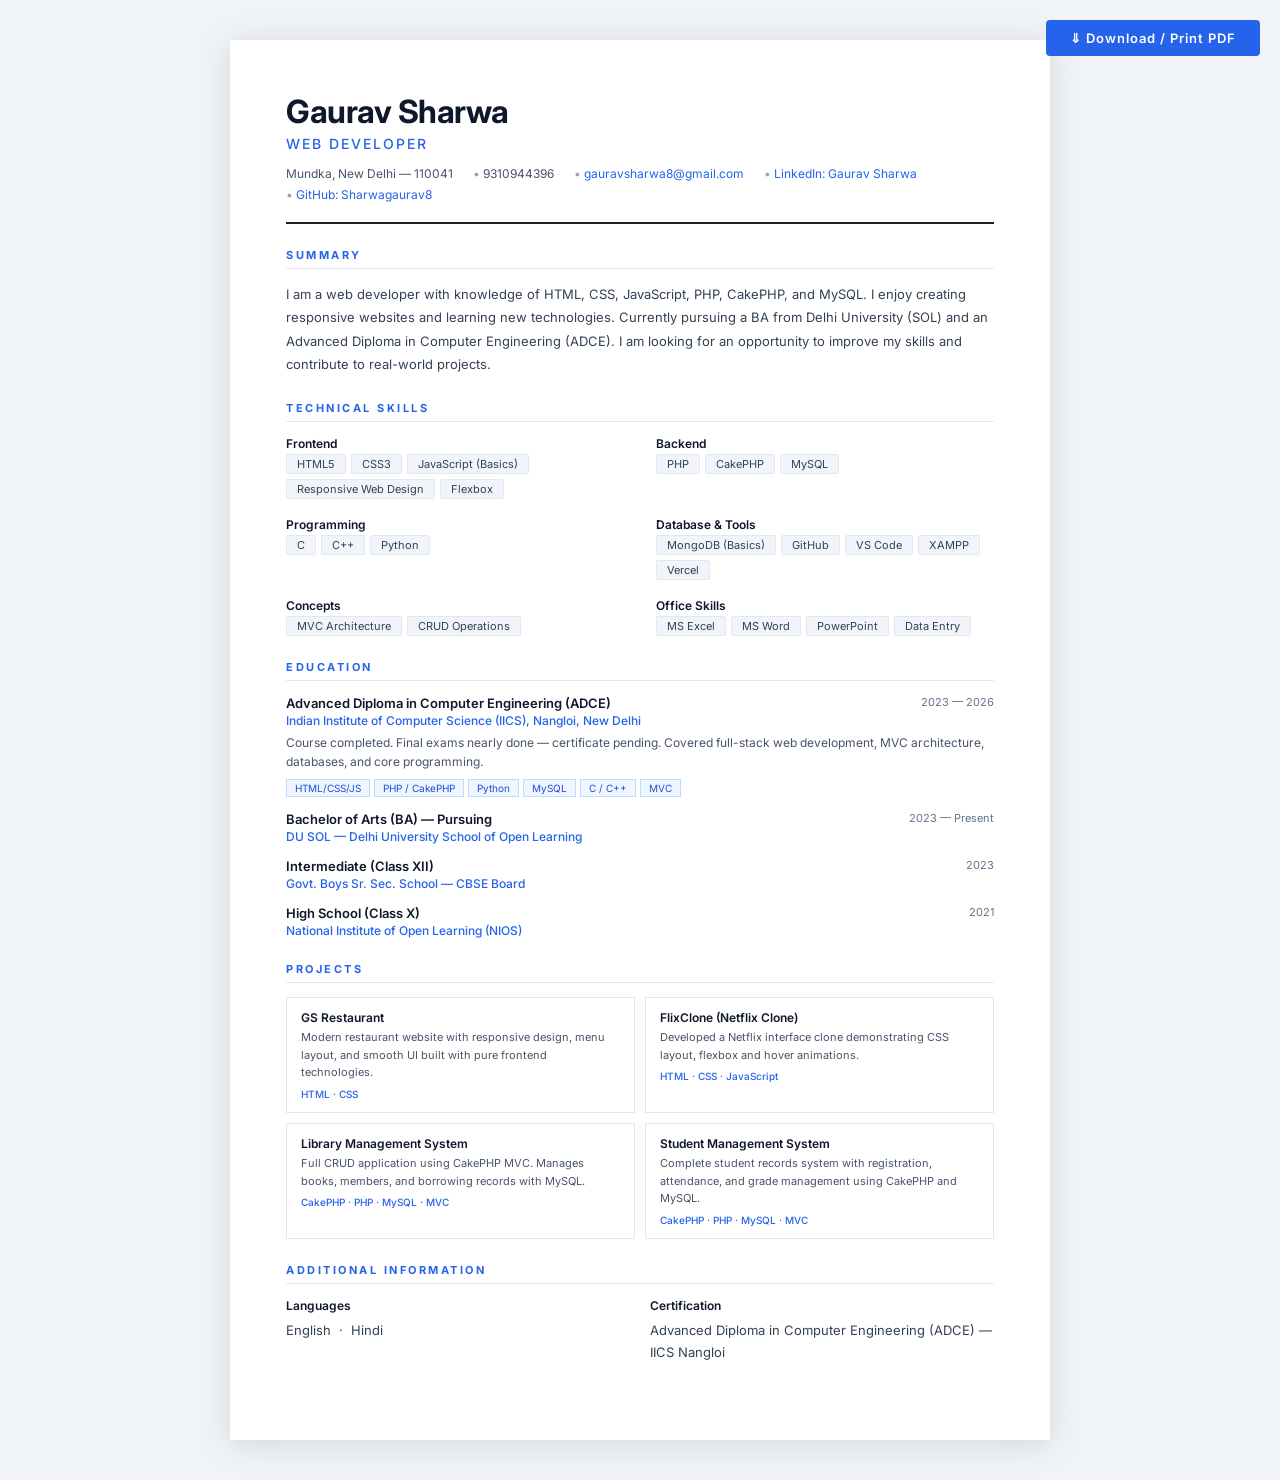
<file: PORTFOLIO/GauravSharwa_Resume.html>
<!DOCTYPE html>
<html lang="en">
<head>
<meta charset="UTF-8"/>
<meta name="viewport" content="width=device-width, initial-scale=1.0"/>
<title>Gaurav Sharwa — Resume</title>
<link href="https://fonts.googleapis.com/css2?family=Inter:wght@300;400;500;600;700&display=swap" rel="stylesheet"/>
<style>
  * { box-sizing: border-box; margin: 0; padding: 0; }
  body { font-family: 'Inter', sans-serif; background: #f0f4f8; color: #1a202c; }

  .print-btn {
    position: fixed; top: 20px; right: 20px;
    background: #2563eb; color: #fff;
    border: none; padding: 10px 24px;
    font-family: 'Inter', sans-serif;
    font-size: 13px; font-weight: 600;
    letter-spacing: 1px; cursor: pointer;
    border-radius: 4px; z-index: 999;
    transition: background .2s;
  }
  .print-btn:hover { background: #1d4ed8; }

  .resume {
    max-width: 820px; margin: 40px auto;
    background: #fff;
    box-shadow: 0 4px 32px rgba(0,0,0,.12);
    padding: 52px 56px;
  }

  /* HEADER */
  .r-header { border-bottom: 2px solid #1a202c; padding-bottom: 20px; margin-bottom: 24px; }
  .r-name { font-size: 32px; font-weight: 700; color: #0f172a; letter-spacing: -.5px; }
  .r-role { font-size: 14px; font-weight: 500; color: #2563eb; letter-spacing: 2px; text-transform: uppercase; margin-top: 4px; margin-bottom: 14px; }
  .r-contact { display: flex; flex-wrap: wrap; gap: 6px 20px; font-size: 12px; color: #475569; }
  .r-contact a { color: #2563eb; text-decoration: none; }
  .r-contact a:hover { text-decoration: underline; }
  .r-contact span::before { content: '• '; color: #94a3b8; }
  .r-contact span:first-child::before { content: ''; }

  /* SECTIONS */
  .r-section { margin-bottom: 24px; }
  .r-section-title {
    font-size: 11px; font-weight: 700; letter-spacing: 2.5px;
    text-transform: uppercase; color: #2563eb;
    border-bottom: 1px solid #e2e8f0; padding-bottom: 6px;
    margin-bottom: 14px;
  }
  .r-body { font-size: 13px; line-height: 1.75; color: #334155; }

  /* SKILLS GRID */
  .skills-row { display: grid; grid-template-columns: 1fr 1fr; gap: 10px 32px; }
  .skill-group-label { font-weight: 600; color: #0f172a; font-size: 12px; margin-bottom: 3px; }
  .skill-tags { display: flex; flex-wrap: wrap; gap: 5px; }
  .skill-tag {
    background: #f1f5f9; border: 1px solid #e2e8f0;
    color: #334155; font-size: 11px; padding: 2px 10px;
    border-radius: 2px;
  }

  /* EDU / EXPERIENCE ITEMS */
  .r-item { margin-bottom: 14px; }
  .r-item-header { display: flex; justify-content: space-between; align-items: flex-start; }
  .r-item-title { font-weight: 600; font-size: 13px; color: #0f172a; }
  .r-item-date { font-size: 11px; color: #64748b; white-space: nowrap; margin-left: 12px; }
  .r-item-sub { font-size: 12px; color: #2563eb; margin-top: 2px; font-weight: 500; }
  .r-item-desc { font-size: 12px; color: #475569; margin-top: 5px; line-height: 1.65; }
  .r-item-tags { display: flex; flex-wrap: wrap; gap: 4px; margin-top: 7px; }
  .r-item-tag { background: #eff6ff; border: 1px solid #bfdbfe; color: #1d4ed8; font-size: 10px; padding: 2px 8px; }

  /* PROJECTS */
  .proj-grid { display: grid; grid-template-columns: 1fr 1fr; gap: 10px; }
  .proj-card { border: 1px solid #e2e8f0; padding: 12px 14px; }
  .proj-title { font-weight: 600; font-size: 12px; color: #0f172a; margin-bottom: 4px; }
  .proj-desc { font-size: 11px; color: #475569; line-height: 1.6; margin-bottom: 6px; }
  .proj-tech { font-size: 10px; color: #2563eb; font-weight: 500; }

  /* SUMMARY */
  .r-summary { font-size: 13px; line-height: 1.8; color: #334155; }

  /* TWO-COL */
  .two-col { display: grid; grid-template-columns: 1fr 1fr; gap: 20px; }

  /* PRINT */
  @media print {
    body { background: #fff; }
    .print-btn { display: none; }
    .resume { margin: 0; box-shadow: none; padding: 32px 40px; }
    @page { margin: 0; size: A4; }
  }
  @media (max-width: 600px) {
    .resume { padding: 28px 20px; margin: 0; }
    .skills-row, .proj-grid, .two-col { grid-template-columns: 1fr; }
    .r-name { font-size: 24px; }
    .print-btn { top: 10px; right: 10px; padding: 8px 16px; font-size: 12px; }
  }
</style>
</head>
<body>

<button class="print-btn" onclick="window.print()">&#8659; Download / Print PDF</button>

<div class="resume">

  <!-- HEADER -->
  <div class="r-header">
    <div class="r-name">Gaurav Sharwa</div>
    <div class="r-role">Web Developer</div>
    <div class="r-contact">
      <span>Mundka, New Delhi — 110041</span>
      <span>9310944396</span>
      <span><a href="mailto:gauravsharwa8@gmail.com">gauravsharwa8@gmail.com</a></span>
      <span><a href="https://www.linkedin.com/in/gaurav-sharwa-a575862b4/" target="_blank">LinkedIn: Gaurav Sharwa</a></span>
      <span><a href="https://github.com/Sharwagaurav8" target="_blank">GitHub: Sharwagaurav8</a></span>
    </div>
  </div>

  <!-- SUMMARY -->
  <div class="r-section">
    <div class="r-section-title">Summary</div>
    <div class="r-summary">
      I am a web developer with knowledge of HTML, CSS, JavaScript, PHP, CakePHP, and MySQL. I enjoy creating responsive websites and learning new technologies. Currently pursuing a BA from Delhi University (SOL) and an Advanced Diploma in Computer Engineering (ADCE). I am looking for an opportunity to improve my skills and contribute to real-world projects.
    </div>
  </div>

  <!-- SKILLS -->
  <div class="r-section">
      <div class="r-section-title">Technical Skills</div>

      <div class="skills-row">

          <div>
              <div class="skill-group-label">Frontend</div>
              <div class="skill-tags">
                  <span class="skill-tag">HTML5</span>
                  <span class="skill-tag">CSS3</span>
                  <span class="skill-tag">JavaScript (Basics)</span>
                  <span class="skill-tag">Responsive Web Design</span>
                  <span class="skill-tag">Flexbox</span>
              </div>
          </div>

          <div>
              <div class="skill-group-label">Backend</div>
              <div class="skill-tags">
                  <span class="skill-tag">PHP</span>
                  <span class="skill-tag">CakePHP</span>
                  <span class="skill-tag">MySQL</span>
              </div>
          </div>

          <div style="margin-top:8px">
              <div class="skill-group-label">Programming</div>
              <div class="skill-tags">
                  <span class="skill-tag">C</span>
                  <span class="skill-tag">C++</span>
                  <span class="skill-tag">Python</span>
              </div>
          </div>

          <div style="margin-top:8px">
              <div class="skill-group-label">Database & Tools</div>
              <div class="skill-tags">
                  <span class="skill-tag">MongoDB (Basics)</span>
                  <span class="skill-tag">GitHub</span>
                  <span class="skill-tag">VS Code</span>
                  <span class="skill-tag">XAMPP</span>
                  <span class="skill-tag">Vercel</span>
              </div>
          </div>

          <div style="margin-top:8px">
              <div class="skill-group-label">Concepts</div>
              <div class="skill-tags">
                  <span class="skill-tag">MVC Architecture</span>
                  <span class="skill-tag">CRUD Operations</span>
              </div>
          </div>

          <div style="margin-top:8px">
              <div class="skill-group-label">Office Skills</div>
              <div class="skill-tags">
                  <span class="skill-tag">MS Excel</span>
                  <span class="skill-tag">MS Word</span>
                  <span class="skill-tag">PowerPoint</span>
                  <span class="skill-tag">Data Entry</span>
              </div>
          </div>

      </div>
  </div>

  <!-- EDUCATION -->
  <div class="r-section">
    <div class="r-section-title">Education</div>

    <div class="r-item">
      <div class="r-item-header">
        <div class="r-item-title">Advanced Diploma in Computer Engineering (ADCE)</div>
        <div class="r-item-date">2023 — 2026</div>
      </div>
      <div class="r-item-sub">Indian Institute of Computer Science (IICS), Nangloi, New Delhi</div>
      <div class="r-item-desc">Course completed. Final exams nearly done — certificate pending. Covered full-stack web development, MVC architecture, databases, and core programming.</div>
      <div class="r-item-tags">
        <span class="r-item-tag">HTML/CSS/JS</span>
        <span class="r-item-tag">PHP / CakePHP</span>
        <span class="r-item-tag">Python</span>
        <span class="r-item-tag">MySQL</span>
        <span class="r-item-tag">C / C++</span>
        <span class="r-item-tag">MVC</span>
      </div>
    </div>

    <div class="r-item">
      <div class="r-item-header">
        <div class="r-item-title">Bachelor of Arts (BA) — Pursuing</div>
        <div class="r-item-date">2023 — Present</div>
      </div>
      <div class="r-item-sub">DU SOL — Delhi University School of Open Learning</div>
    </div>

    <div class="r-item">
      <div class="r-item-header">
        <div class="r-item-title">Intermediate (Class XII)</div>
        <div class="r-item-date">2023</div>
      </div>
      <div class="r-item-sub">Govt. Boys Sr. Sec. School — CBSE Board</div>
    </div>

    <div class="r-item">
      <div class="r-item-header">
        <div class="r-item-title">High School (Class X)</div>
        <div class="r-item-date">2021</div>
      </div>
      <div class="r-item-sub">National Institute of Open Learning (NIOS)</div>
    </div>
  </div>

  <!-- PROJECTS -->
  <div class="r-section">
    <div class="r-section-title">Projects</div>
    <div class="proj-grid">
      <div class="proj-card">
        <div class="proj-title">GS Restaurant</div>
        <div class="proj-desc">Modern restaurant website with responsive design, menu layout, and smooth UI built with pure frontend technologies.</div>
        <div class="proj-tech">HTML · CSS</div>
      </div>
      <div class="proj-card">
        <div class="proj-title">FlixClone (Netflix Clone)</div>
        <div class="proj-desc">Developed a Netflix interface clone demonstrating CSS layout, flexbox and hover animations.</div>
        <div class="proj-tech">HTML · CSS · JavaScript</div>
      </div>
      <div class="proj-card">
        <div class="proj-title">Library Management System</div>
        <div class="proj-desc">Full CRUD application using CakePHP MVC. Manages books, members, and borrowing records with MySQL.</div>
        <div class="proj-tech">CakePHP · PHP · MySQL · MVC</div>
      </div>
      <div class="proj-card">
        <div class="proj-title">Student Management System</div>
        <div class="proj-desc">Complete student records system with registration, attendance, and grade management using CakePHP and MySQL.</div>
        <div class="proj-tech">CakePHP · PHP · MySQL · MVC</div>
      </div>
    </div>
  </div>

  <!-- ADDITIONAL -->
  <div class="r-section">
    <div class="r-section-title">Additional Information</div>
    <div class="two-col">
      <div>
        <div class="skill-group-label" style="margin-bottom:6px">Languages</div>
        <div class="r-body">English &nbsp;·&nbsp; Hindi</div>
      </div>
      <div>
        <div class="skill-group-label" style="margin-bottom:6px">Certification</div>
        <div class="r-body">Advanced Diploma in Computer Engineering (ADCE) — IICS Nangloi</div>
      </div>
    </div>
  </div>

</div>
</body>
</html>
</file>
